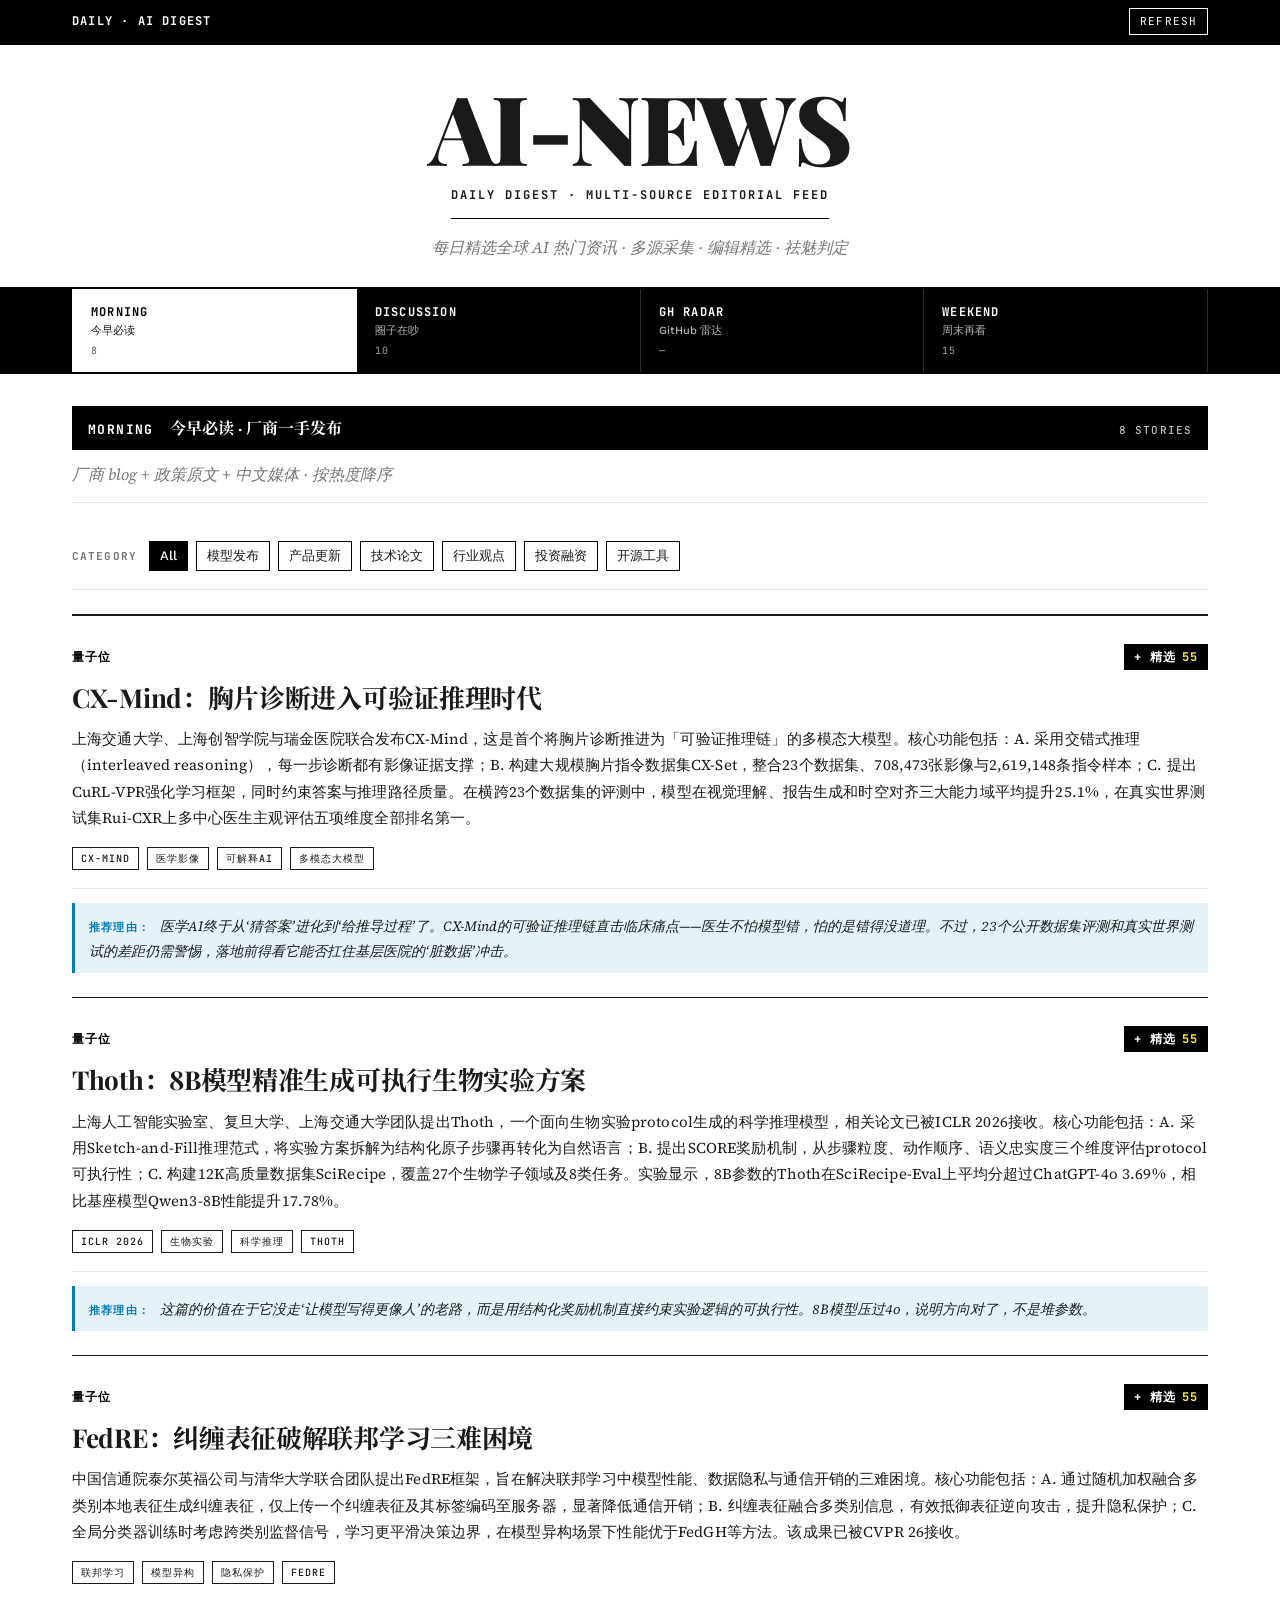
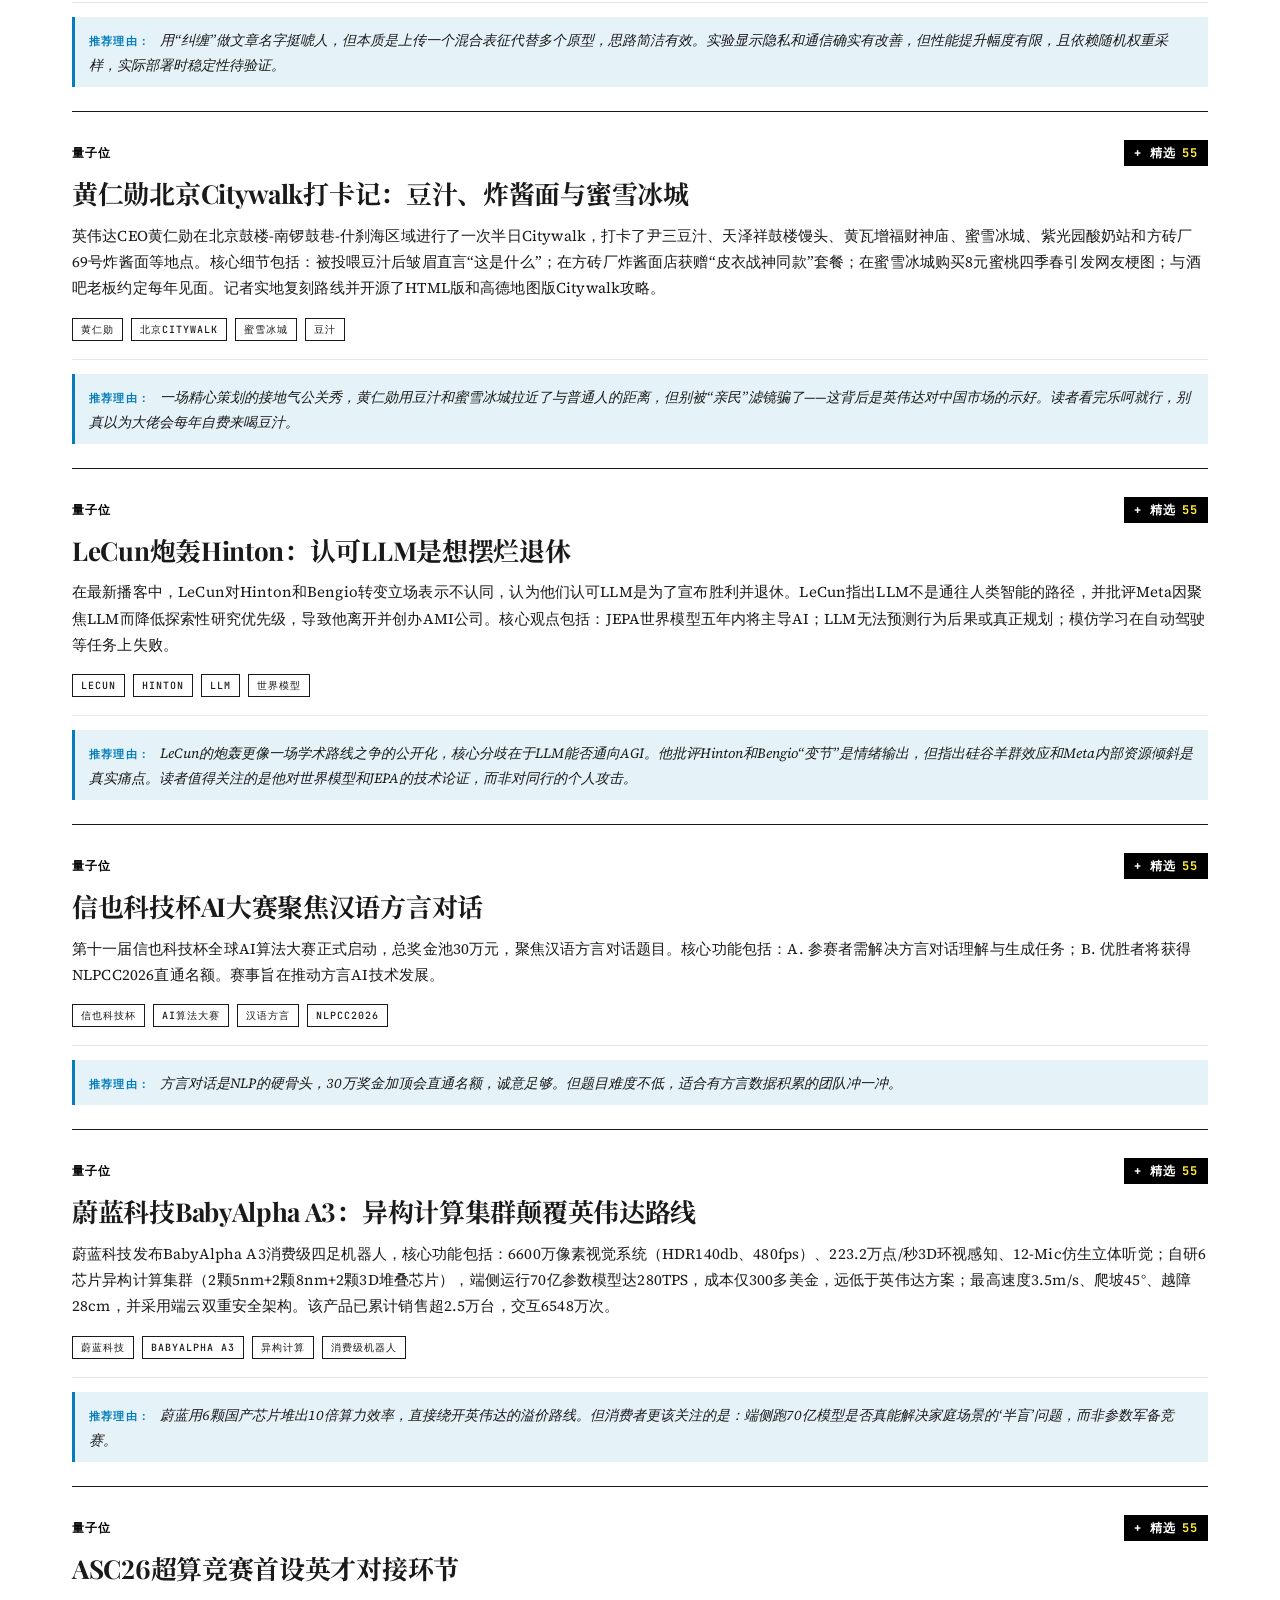
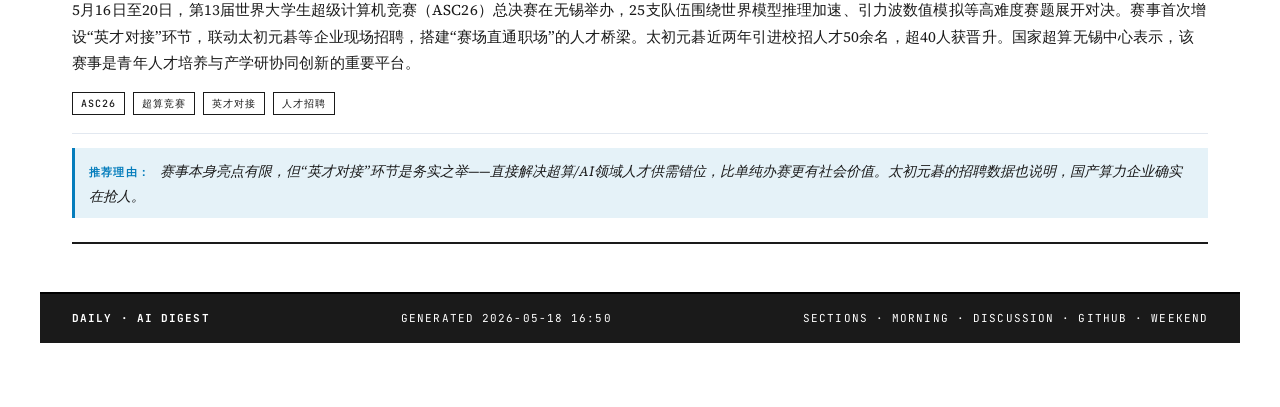
<file: web/index.html>
<!DOCTYPE html>
<html lang="zh-CN">
<head>
    <meta charset="UTF-8">
    <meta name="viewport" content="width=device-width, initial-scale=1.0">
    <title>AI 新闻日报 / DAILY DIGEST</title>

    <!-- 字体（Wired 替代品组合）：
         Display 衬体 → Playfair Display
         Body 衬体    → Source Serif 4
         UI 无衬     → Work Sans
         Mono       → JetBrains Mono -->
    <link rel="preconnect" href="https://fonts.googleapis.com">
    <link rel="preconnect" href="https://fonts.gstatic.com" crossorigin>
    <link href="https://fonts.googleapis.com/css2?family=Playfair+Display:wght@400;700;900&family=Source+Serif+4:opsz,wght@8..60,400;8..60,600&family=Work+Sans:wght@400;500;700&family=JetBrains+Mono:wght@400;500;700&family=Noto+Serif+SC:wght@700;900&display=swap" rel="stylesheet">

    <link rel="stylesheet" href="style.css?v=v3">
</head>
<body>

<!-- ========== 顶部 utility ribbon (Wired 黑色全 bleed 工具条) ========== -->
<div class="utility-bar">
    <div class="utility-inner">
        <span class="utility-mark">DAILY · AI DIGEST</span>
        <div class="utility-meta">
            <button id="refreshBtn" class="utility-btn">REFRESH</button>
        </div>
    </div>
</div>

<!-- ========== Masthead 报头 ========== -->
<header class="masthead">
    <div class="masthead-inner">
        <h1 class="masthead-title">AI-NEWS</h1>
        <div class="masthead-sub">DAILY DIGEST · MULTI-SOURCE EDITORIAL FEED</div>
        <p class="masthead-tag">每日精选全球 AI 热门资讯 · 多源采集 · 编辑精选 · 祛魅判定</p>
    </div>
</header>

<!-- ========== 板块切换 ribbon tab（mono caps，全 bleed 黑底） ========== -->
<nav class="source-ribbon" id="sourceRibbon" aria-label="板块切换">
    <div class="source-ribbon-inner">
        <button class="ribbon-tab active" data-section="morning">
            <span class="ribbon-mono">MORNING</span>
            <span class="ribbon-cn">今早必读</span>
            <span class="ribbon-count" id="count-morning">0</span>
        </button>
        <button class="ribbon-tab" data-section="discussion">
            <span class="ribbon-mono">DISCUSSION</span>
            <span class="ribbon-cn">圈子在吵</span>
            <span class="ribbon-count" id="count-discussion">0</span>
        </button>
        <button class="ribbon-tab" data-section="github">
            <span class="ribbon-mono">GH&nbsp;RADAR</span>
            <span class="ribbon-cn">GitHub 雷达</span>
            <span class="ribbon-count" id="count-github">0</span>
        </button>
        <button class="ribbon-tab" data-section="weekend">
            <span class="ribbon-mono">WEEKEND</span>
            <span class="ribbon-cn">周末再看</span>
            <span class="ribbon-count" id="count-weekend">0</span>
        </button>
    </div>
</nav>

<main class="page">

    <!-- ========== 列表视图 ========== -->
    <div id="listView">

        <!-- Section 标题 ribbon -->
        <section class="section-ribbon">
            <span class="section-ribbon-label" id="sectionLabel">TOP STORIES</span>
            <span class="section-ribbon-cn" id="sectionLabelCn">每日精选</span>
            <span class="section-ribbon-count" id="statCount">0 STORIES</span>
        </section>

        <!-- 页面副标题（描述文案） -->
        <p class="page-desc" id="pageDesc">基于多源数据的热度评分与聚类去重，精选每日 Top 资讯</p>

        <!-- 筛选条 (非 GitHub 视图显示) -->
        <div class="filter-bar" id="filtersRow">
            <div class="filter-group">
                <span class="filter-group-label">CATEGORY</span>
                <button class="filter-btn active" data-filter="all">All</button>
                <button class="filter-btn" data-filter="模型发布">模型发布</button>
                <button class="filter-btn" data-filter="产品更新">产品更新</button>
                <button class="filter-btn" data-filter="技术论文">技术论文</button>
                <button class="filter-btn" data-filter="行业观点">行业观点</button>
                <button class="filter-btn" data-filter="投资融资">投资融资</button>
                <button class="filter-btn" data-filter="开源工具">开源工具</button>
            </div>
            <!-- PRIORITY 筛选条已删除（importance 字段在 v2 架构中弃用） -->
        </div>

        <!-- 新闻列表（编号 + hairline 分隔） -->
        <section id="newsList" class="v3-card-list" aria-label="新闻列表">
            <!-- JS 渲染 -->
        </section>

        <footer class="page-footer">
            <span class="page-footer-mark">DAILY · AI DIGEST</span>
            <span class="page-footer-meta">GENERATED <span id="genTime">-</span></span>
            <span class="page-footer-meta">SECTIONS · MORNING · DISCUSSION · GITHUB · WEEKEND</span>
        </footer>
    </div>


</main>

<script src="app.js?v=v3"></script>
</body>
</html>
</file>
<file: web/style.css>
/* =========================================================================
 *  AI Daily Digest · Wired-inspired design system
 *  ----------------------------------------------------------
 *  设计参考：awesome-design-md / wired (Conde Nast)
 *  字体替代品（开源/免费）：
 *    Display 衬体 → Playfair Display
 *    Body 衬体    → Source Serif 4
 *    UI 无衬     → Work Sans
 *    Mono       → JetBrains Mono
 *  设计纪律（不可妥协）：
 *    · border-radius 全部 0（仅圆形头像/文字 pill 例外）
 *    · 0 box-shadow（深度靠 hairline rule）
 *    · 颜色范围：#000 #1a1a1a #757575 #e2e8f0 #fff #057dbc + 4 档 verdict 限定色
 *    · mono 永远 UPPERCASE，0.9–1.2px tracking
 * ========================================================================= */

:root {
    /* ---- 油墨 / 编辑色板 ---- */
    --ink-pure: #000000;          /* WIRED Black */
    --ink-page: #1a1a1a;          /* Page Ink */
    --paper:    #ffffff;          /* Paper White */
    --caption-gray: #757575;      /* metadata, bylines */
    --disabled-gray: #999999;
    --hairline:  #e2e8f0;         /* quiet rule */
    --hairline-strong: #1a1a1a;   /* editorial column rule */
    --link-blue: #057dbc;         /* the only accent */
    --link-blue-faint: rgba(5, 125, 188, 0.10);

    /* ---- 4 档 verdict 限定次色（B 方案：克制） ---- */
    --verdict-true:       #057dbc;   /* Wired 蓝 — 真新方向（GO） */
    --verdict-hype:       #c8412b;   /* 砖红 — 编辑性 CAUTION */
    --verdict-marketing:  #8a8a8a;   /* 静音灰 — 换皮 */
    --verdict-abandoned:  #1a1a1a;   /* 黑 — 弃坑（带 strikethrough） */

    /* ---- 重要性 ---- */
    --imp-high: #c8412b;          /* 重磅 砖红 */
    --imp-mid:  #1a1a1a;          /* 值得关注 黑 */
    --imp-low:  #757575;          /* 了解即可 灰 */

    /* ---- 字体栈 ----
       策略：标题中文走「衬体」，正文中文走「黑体」（澎湃 / 财新 / NYT 中文版同款）
       - Display：英文 Playfair Display + 中文 Noto Serif SC（Google Fonts 加载，weight 700/900）
       - Body  ：英文 Source Serif 4 + 中文苹方/雅黑（系统字体，零加载） */
    --font-display: "Playfair Display", "Noto Serif SC", "Source Han Serif SC",
                    "Songti SC", "STSong", "SimSun", serif;
    --font-body:    "Source Serif 4", "PingFang SC", "Hiragino Sans GB",
                    "Microsoft YaHei", "Noto Sans SC", "Source Han Sans SC",
                    system-ui, -apple-system, "Segoe UI", sans-serif;
    --font-ui:      "Work Sans", "PingFang SC", "Hiragino Sans GB", "Microsoft YaHei",
                    "Source Han Sans SC", sans-serif;
    --font-mono:    "JetBrains Mono", ui-monospace, SFMono-Regular, Consolas, "Courier New", monospace;

    /* ---- 间距 ---- */
    --gutter: 32px;
    --max-width: 1200px;
}

* { margin: 0; padding: 0; box-sizing: border-box; }

/* 强制全局 lining figures（衬线等高数字），
   修复 Playfair Display 默认 oldstyle figures 导致
   "GPT-5" 这种字母+数字组合数字看起来低一截的问题 */
html, body {
    background: var(--paper);
    color: var(--ink-page);
    font-feature-settings: "lnum" 1, "tnum" 1;
    font-variant-numeric: lining-nums tabular-nums;
}

body {
    font-family: var(--font-body);
    font-size: 16px;
    line-height: 1.5;
    -webkit-font-smoothing: antialiased;
    -moz-osx-font-smoothing: grayscale;
    text-rendering: optimizeLegibility;
}

a { color: inherit; text-decoration: none; }
a:hover { color: var(--link-blue); }

button { font: inherit; cursor: pointer; }

/* ============== 顶部 utility ribbon（黑色全 bleed） ============== */
.utility-bar {
    background: var(--ink-pure);
    color: var(--paper);
    border-bottom: 2px solid var(--ink-pure);
    font-family: var(--font-mono);
}
.utility-inner {
    max-width: var(--max-width);
    margin: 0 auto;
    padding: 8px var(--gutter);
    display: flex;
    align-items: center;
    justify-content: space-between;
    gap: 16px;
    flex-wrap: wrap;
}
.utility-mark {
    font-family: var(--font-mono);
    font-size: 12px;
    font-weight: 700;
    text-transform: uppercase;
    letter-spacing: 1.2px;
    color: var(--paper);
}
.utility-meta {
    display: flex;
    align-items: center;
    gap: 12px;
}
.utility-meta-label {
    font-family: var(--font-mono);
    font-size: 11px;
    text-transform: uppercase;
    letter-spacing: 1.1px;
    color: var(--paper);
}
.utility-select,
.utility-btn {
    background: var(--ink-pure);
    color: var(--paper);
    border: 1px solid var(--paper);
    border-radius: 0;
    padding: 4px 10px;
    font-family: var(--font-mono);
    font-size: 11px;
    text-transform: uppercase;
    letter-spacing: 1.1px;
}
.utility-select { padding-right: 6px; }
.utility-btn {
    cursor: pointer;
    transition: background 120ms, color 120ms;
}
.utility-btn:hover {
    background: var(--paper);
    color: var(--ink-pure);
}

/* ============== Masthead 报头 ============== */
.masthead {
    background: var(--paper);
    border-bottom: 2px solid var(--ink-pure);
}
.masthead-inner {
    max-width: var(--max-width);
    margin: 0 auto;
    padding: 36px var(--gutter) 28px;
    text-align: center;
}
.masthead-title {
    font-family: var(--font-display);
    font-weight: 900;
    font-size: clamp(48px, 8vw, 96px);
    line-height: 0.95;
    letter-spacing: -1.5px;
    color: var(--ink-page);
}
.masthead-sub {
    font-family: var(--font-mono);
    font-size: 12px;
    font-weight: 700;
    text-transform: uppercase;
    letter-spacing: 2px;
    color: var(--ink-page);
    margin-top: 14px;
    padding-bottom: 14px;
    border-bottom: 1px solid var(--ink-pure);
    display: inline-block;
}
.masthead-tag {
    font-family: var(--font-body);
    font-size: 16px;
    color: var(--caption-gray);
    margin-top: 16px;
    line-height: 1.5;
    font-style: italic;
}

/* ============== 源切换 ribbon ============== */
.source-ribbon {
    background: var(--ink-pure);
    color: var(--paper);
    border-bottom: 2px solid var(--ink-pure);
    overflow-x: auto;
    -webkit-overflow-scrolling: touch;
    scrollbar-width: thin;
    position: sticky;
    top: 0;
    z-index: 50;
}
.source-ribbon-inner {
    max-width: var(--max-width);
    margin: 0 auto;
    display: flex;
    align-items: stretch;
    padding: 0 var(--gutter);
}
.ribbon-tab {
    flex: 1 1 0;          /* 4 个 tab 平分容器宽度（与 masthead max-width 对齐）*/
    min-width: 140px;     /* 小屏兜底：每个 tab 最少 140px，超容器宽度时横向滚动 */
    background: transparent;
    color: var(--paper);
    border: 0;
    padding: 14px 18px;
    display: flex;
    flex-direction: column;
    align-items: flex-start;
    gap: 2px;
    border-right: 1px solid rgba(255,255,255,0.18);
    transition: background 120ms, color 120ms;
    white-space: nowrap;
    text-align: left;
}
.ribbon-tab:first-child { border-left: 1px solid rgba(255,255,255,0.18); }
.ribbon-tab:hover { background: var(--paper); color: var(--ink-pure); }
.ribbon-tab.active { background: var(--paper); color: var(--ink-pure); }
.ribbon-tab.active .ribbon-mono { color: var(--ink-pure); }
.ribbon-mono {
    font-family: var(--font-mono);
    font-size: 12px;
    font-weight: 700;
    text-transform: uppercase;
    letter-spacing: 1.2px;
    color: var(--paper);
    transition: color 120ms;
}
.ribbon-cn {
    font-family: var(--font-ui);
    font-size: 11px;
    font-weight: 500;
    color: inherit;
    opacity: 0.7;
}
.ribbon-tab.active .ribbon-cn { opacity: 0.9; }
.ribbon-count {
    font-family: var(--font-mono);
    font-size: 10px;
    font-weight: 500;
    letter-spacing: 0.8px;
    margin-top: 2px;
    color: inherit;
    opacity: 0.55;
}

/* ============== 主页面 ============== */
.page {
    max-width: var(--max-width);
    margin: 0 auto;
    padding: 32px var(--gutter) 64px;
}

/* ============== Section ribbon (TOP STORIES 之类) ============== */
.section-ribbon {
    background: var(--ink-pure);
    color: var(--paper);
    padding: 10px 16px;
    display: flex;
    align-items: baseline;
    gap: 16px;
    flex-wrap: wrap;
    margin-bottom: 12px;
}
.section-ribbon-label {
    font-family: var(--font-mono);
    font-size: 13px;
    font-weight: 700;
    text-transform: uppercase;
    letter-spacing: 1.4px;
}
.section-ribbon-cn {
    font-family: var(--font-display);
    font-size: 16px;
    font-weight: 700;
    flex: 1;
}
.section-ribbon-count {
    font-family: var(--font-mono);
    font-size: 11px;
    font-weight: 500;
    text-transform: uppercase;
    letter-spacing: 1.1px;
    color: var(--paper);
    opacity: 0.75;
}

.page-desc {
    font-family: var(--font-body);
    font-size: 16px;
    color: var(--caption-gray);
    margin: 0 0 24px;
    line-height: 1.5;
    font-style: italic;
    border-bottom: 1px solid var(--hairline);
    padding-bottom: 16px;
}


/* ============== 筛选条 ============== */
.filter-bar {
    display: flex;
    gap: 28px;
    flex-wrap: wrap;
    align-items: center;
    padding: 14px 0 18px;
    border-bottom: 1px solid var(--hairline);
    margin-bottom: 24px;
}
.filter-group {
    display: flex;
    align-items: center;
    gap: 8px;
    flex-wrap: wrap;
}
.filter-group-label {
    font-family: var(--font-mono);
    font-size: 11px;
    font-weight: 700;
    text-transform: uppercase;
    letter-spacing: 1.1px;
    color: var(--caption-gray);
    margin-right: 4px;
}
.filter-btn,
.imp-btn {
    background: var(--paper);
    color: var(--ink-page);
    border: 1px solid var(--ink-pure);
    border-radius: 0;
    padding: 4px 10px;
    font-family: var(--font-ui);
    font-size: 13px;
    font-weight: 500;
    transition: background 120ms, color 120ms;
}
.filter-btn:hover,
.imp-btn:hover {
    background: var(--ink-page);
    color: var(--paper);
}
.filter-btn.active,
.imp-btn.active {
    background: var(--ink-pure);
    color: var(--paper);
    border-color: var(--ink-pure);
}
.imp-btn.imp-high { border-color: var(--imp-high); color: var(--imp-high); }
.imp-btn.imp-high:hover,
.imp-btn.imp-high.active { background: var(--imp-high); color: var(--paper); border-color: var(--imp-high); }
.imp-btn.imp-mid  { border-color: var(--imp-mid);  color: var(--imp-mid); }
.imp-btn.imp-mid:hover,
.imp-btn.imp-mid.active  { background: var(--imp-mid);  color: var(--paper); border-color: var(--imp-mid); }
.imp-btn.imp-low  { border-color: var(--imp-low);  color: var(--imp-low); }
.imp-btn.imp-low:hover,
.imp-btn.imp-low.active  { background: var(--imp-low);  color: var(--paper); border-color: var(--imp-low); }



/* ============== 空状态 ============== */
.empty-state {
    text-align: center;
    padding: 80px 24px;
    color: var(--caption-gray);
    font-family: var(--font-body);
    font-size: 17px;
    font-style: italic;
    border-top: 2px solid var(--hairline-strong);
    border-bottom: 2px solid var(--hairline-strong);
}



/* ============== 页脚 ============== */
.page-footer {
    margin-top: 48px;
    padding: 16px 0;
    border-top: 2px solid var(--ink-pure);
    background: var(--ink-page);
    color: var(--paper);
    display: flex;
    flex-wrap: wrap;
    gap: 18px;
    justify-content: space-between;
    align-items: center;
    margin-left: calc(-1 * var(--gutter));
    margin-right: calc(-1 * var(--gutter));
    padding-left: var(--gutter);
    padding-right: var(--gutter);
    font-family: var(--font-mono);
    font-size: 11px;
    text-transform: uppercase;
    letter-spacing: 1.1px;
}
.page-footer-mark { font-weight: 700; }

/* ============== 响应式 ============== */
@media (max-width: 960px) {
    :root { --gutter: 20px; }
}
@media (max-width: 600px) {
    .masthead-inner { padding: 24px var(--gutter) 20px; }
    .masthead-tag { font-size: 14px; }
    .filter-bar { gap: 14px; }
    .filter-group { width: 100%; }
    .ribbon-tab { padding: 10px 12px; }
    .ribbon-mono { font-size: 11px; }
    .ribbon-cn { font-size: 10px; }
}


/* =========================================================================
 *  V3 卡片样式（aihot 6 区域形态）
 *  ----------------------------------------------------------------------
 *  来自 _mockup_v3.html 的内联样式，验证完后归并到主样式表
 * ========================================================================= */

.v3-card-list { display: block; }

.v3-card {
    border-top: 1px solid var(--hairline-strong);
    padding: 28px 0 24px;
    cursor: pointer;
    transition: background 120ms;
}
.v3-card:first-child { border-top: 2px solid var(--hairline-strong); }
.v3-card:last-child  { border-bottom: 2px solid var(--hairline-strong); }
.v3-card:hover { background: rgba(0,0,0,0.015); }
.v3-card:hover .v3-title { color: var(--link-blue); }

/* Zone 1 头部：来源 + 精选 N */
.v3-head {
    display: flex;
    justify-content: space-between;
    align-items: center;
    margin-bottom: 12px;
}
.v3-source {
    font-family: var(--font-mono);
    font-size: 12px;
    font-weight: 700;
    text-transform: uppercase;
    letter-spacing: 1.2px;
    color: var(--ink-pure);
}
.v3-score-badge {
    display: inline-flex;
    align-items: center;
    gap: 6px;
    background: var(--ink-pure);
    color: var(--paper);
    padding: 4px 10px;
    font-family: var(--font-mono);
    font-size: 12px;
    font-weight: 700;
    letter-spacing: 1px;
}
.v3-score-badge .v3-score-num { color: #ffeb3b; }

/* Zone 2 标题 */
.v3-title {
    font-family: var(--font-display);
    font-weight: 700;
    font-size: 26px;
    line-height: 1.25;
    color: var(--ink-page);
    margin-bottom: 12px;
    letter-spacing: -0.3px;
}

/* Zone 3 中段事实层（~150 字） */
.v3-summary {
    font-family: var(--font-body);
    font-size: 15px;
    line-height: 1.75;
    color: var(--ink-page);
    letter-spacing: 0.01em;
    margin-bottom: 16px;
}

/* Zone 4 标签 */
.v3-tags {
    display: flex;
    flex-wrap: wrap;
    gap: 8px;
    margin-bottom: 18px;
}
.v3-tag {
    font-family: var(--font-mono);
    font-size: 10px;
    font-weight: 500;
    text-transform: uppercase;
    letter-spacing: 1px;
    color: var(--ink-page);
    border: 1px solid var(--hairline-strong);
    padding: 3px 8px;
    background: var(--paper);
}

/* Zone 5 hr 分隔 */
.v3-divider {
    border: 0;
    border-top: 1px solid var(--hairline);
    margin: 0 0 14px 0;
}

/* Zone 6 推荐理由 */
.v3-reason {
    background: var(--link-blue-faint);
    border-left: 3px solid var(--link-blue);
    padding: 10px 14px;
}
.v3-reason-label {
    font-family: var(--font-mono);
    font-size: 11px;
    font-weight: 700;
    text-transform: uppercase;
    letter-spacing: 1.2px;
    color: var(--link-blue);
    margin-right: 6px;
}
.v3-reason-text {
    font-family: var(--font-body);
    font-size: 14px;
    line-height: 1.65;
    color: var(--ink-page);
    font-style: italic;
}

/* X 推文专属：头部头像 + handle */
.v3-head-x {
    display: flex;
    align-items: center;
    gap: 10px;
}
.v3-avatar {
    width: 36px;
    height: 36px;
    border-radius: 50%;
    background: var(--caption-gray);
    border: 1px solid var(--hairline-strong);
    flex-shrink: 0;
    display: flex;
    align-items: center;
    justify-content: center;
    font-family: var(--font-mono);
    font-size: 12px;
    font-weight: 700;
    color: var(--paper);
    overflow: hidden;
}
.v3-avatar img {
    width: 100%;
    height: 100%;
    object-fit: cover;
}
.v3-source-x {
    font-family: var(--font-mono);
    font-size: 12px;
    font-weight: 700;
    text-transform: uppercase;
    letter-spacing: 1.2px;
    color: var(--ink-pure);
    line-height: 1.3;
}
.v3-handle {
    display: block;
    font-family: var(--font-mono);
    font-size: 11px;
    font-weight: 400;
    color: var(--caption-gray);
    text-transform: lowercase;
    letter-spacing: 0.3px;
    margin-top: 1px;
}

/* X 推文媒体区（图片 / 视频缩略） */
.v3-media {
    display: grid;
    gap: 4px;
    margin-bottom: 16px;
    max-width: 480px;
    border: 1px solid var(--hairline-strong);
}
.v3-media.media-1 { grid-template-columns: 1fr; }
.v3-media.media-2 { grid-template-columns: 1fr 1fr; }
.v3-media.media-3 { grid-template-columns: 1fr 1fr; grid-template-rows: 1fr 1fr; }
.v3-media.media-3 .v3-media-cell:first-child { grid-row: 1 / 3; }
.v3-media.media-4 { grid-template-columns: 1fr 1fr; grid-template-rows: 1fr 1fr; }
.v3-media-cell {
    position: relative;
    aspect-ratio: 16 / 10;
    background: #2a2a2a;
    overflow: hidden;
}
.v3-media-cell img {
    width: 100%;
    height: 100%;
    object-fit: cover;
    display: block;
}
.v3-media-cell.is-video::after {
    content: "▶";
    position: absolute;
    top: 50%;
    left: 50%;
    transform: translate(-50%, -50%);
    width: 48px;
    height: 48px;
    background: rgba(0,0,0,0.65);
    color: var(--paper);
    border-radius: 50%;
    display: flex;
    align-items: center;
    justify-content: center;
    font-size: 18px;
    padding-left: 4px;
}

/* GH 雷达 留空状态 */
.v3-empty-state {
    padding: 80px 0;
    text-align: center;
    border-top: 2px solid var(--hairline-strong);
    border-bottom: 2px solid var(--hairline-strong);
}
.v3-empty-mono {
    font-family: var(--font-mono);
    font-size: 13px;
    text-transform: uppercase;
    letter-spacing: 1.5px;
    color: var(--caption-gray);
    margin-bottom: 12px;
}
.v3-empty-title {
    font-family: var(--font-display);
    font-size: 32px;
    font-weight: 700;
    color: var(--ink-page);
    margin-bottom: 8px;
}
.v3-empty-desc {
    font-family: var(--font-body);
    font-size: 15px;
    color: var(--caption-gray);
    font-style: italic;
}
</file>
